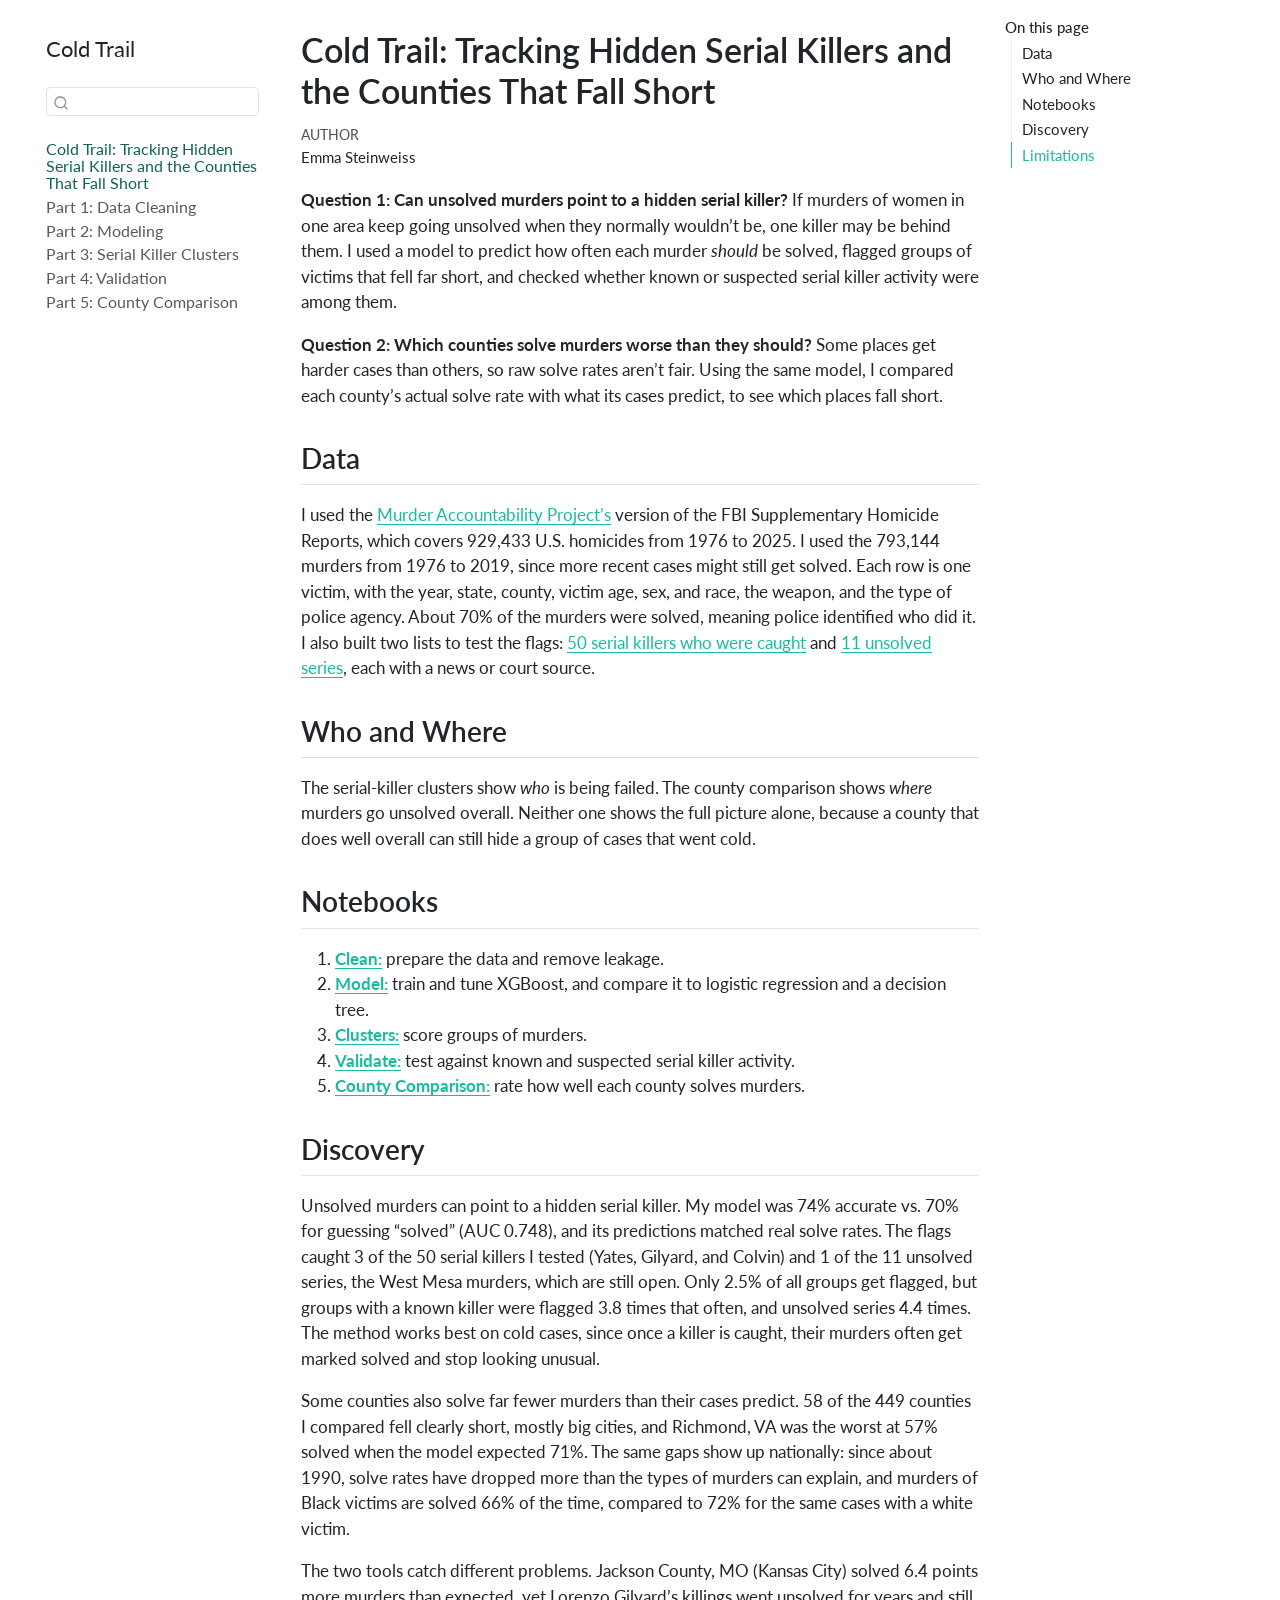
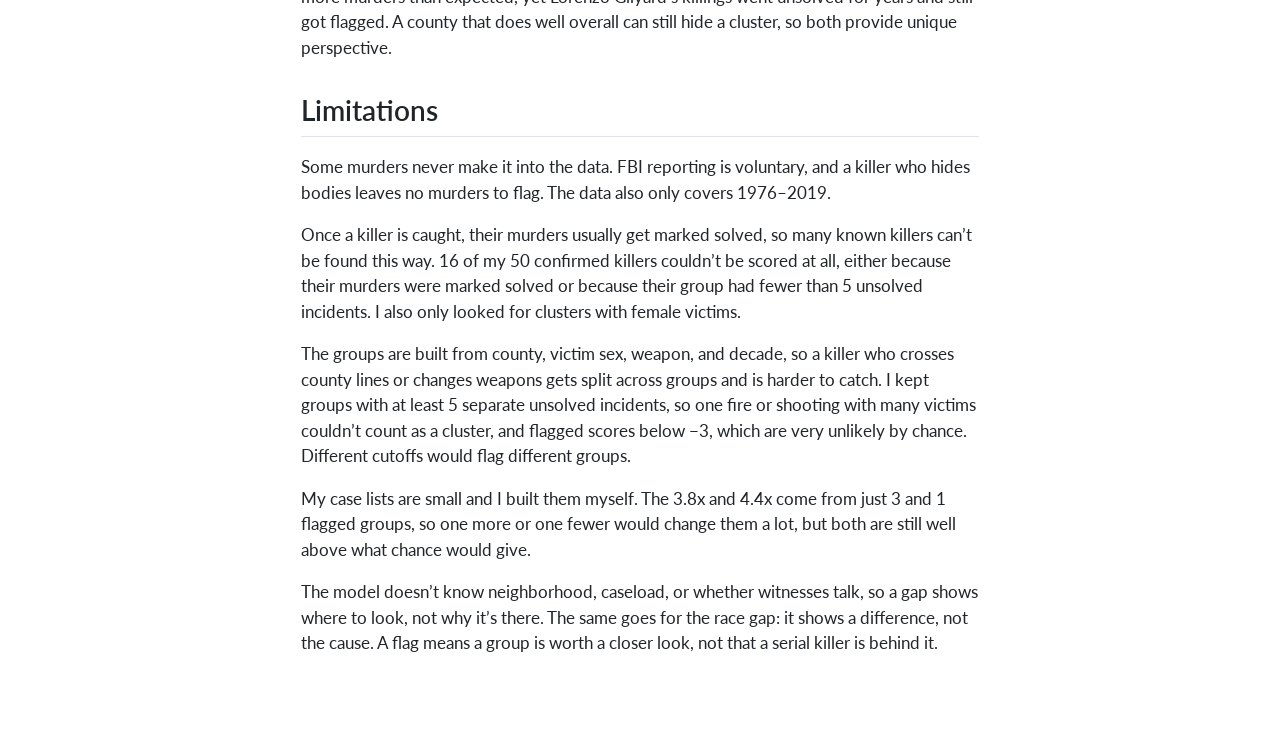
<file: index.html>
<!DOCTYPE html>
<html xmlns="http://www.w3.org/1999/xhtml" lang="en" xml:lang="en"><head>

<meta charset="utf-8">
<meta name="generator" content="quarto-1.10.19">

<meta name="viewport" content="width=device-width, initial-scale=1.0, user-scalable=yes">

<meta name="author" content="Emma Steinweiss">

<title>Cold Trail: Tracking Hidden Serial Killers and the Counties That Fall Short – Cold Trail</title>
<style>
/* Default styles provided by pandoc.
** See https://pandoc.org/MANUAL.html#variables-for-html for config info.
*/
span.smallcaps{font-variant: small-caps;}
div.columns{display: flex; gap: 1.5em;}
div.column{flex: auto;}
@media screen {
div.columns{gap: min(4vw, 1.5em);}
div.column{overflow-x: auto;}
}
div.hanging-indent{margin-left: 1.5em; text-indent: -1.5em;}
ul.task-list{list-style: none;}
ul.task-list li input[type="checkbox"] {
  width: 0.8em;
  margin: 0 0.8em 0.2em -1em; /* quarto-specific, see https://github.com/quarto-dev/quarto-cli/issues/4556 */ 
  vertical-align: middle;
}
</style>


<script src="site_libs/quarto-nav/quarto-nav.js"></script>
<script src="site_libs/quarto-nav/headroom.min.js"></script>
<script src="site_libs/clipboard/clipboard.min.js"></script>
<script src="site_libs/quarto-search/autocomplete.umd.js"></script>
<script src="site_libs/quarto-search/fuse.min.js"></script>
<script src="site_libs/quarto-search/quarto-search.js"></script>
<meta name="quarto:offset" content="./">
<script src="site_libs/quarto-html/quarto.js" type="module"></script>
<script src="site_libs/quarto-html/tabsets/tabsets.js" type="module"></script>
<script src="site_libs/quarto-html/popper.min.js"></script>
<script src="site_libs/quarto-html/tippy.umd.min.js"></script>
<script src="site_libs/quarto-html/anchor.min.js"></script>
<link href="site_libs/quarto-html/tippy.css" rel="stylesheet">
<link href="site_libs/quarto-html/quarto-syntax-highlighting-940627874eaccf62d3c84b3558590d2a.css" rel="stylesheet" id="quarto-text-highlighting-styles">
<script src="site_libs/bootstrap/bootstrap.min.js"></script>
<link href="site_libs/bootstrap/bootstrap-icons.css" rel="stylesheet">
<link href="site_libs/bootstrap/bootstrap-3cd3af1e92d13984b99adbd03b402d65.min.css" rel="stylesheet" append-hash="true" id="quarto-bootstrap" data-mode="light">
<script id="quarto-search-options" type="application/json">{
  "location": "sidebar",
  "copy-button": false,
  "collapse-after": 3,
  "panel-placement": "start",
  "type": "textbox",
  "limit": 50,
  "keyboard-shortcut": [
    "f",
    "/",
    "s"
  ],
  "show-item-context": false,
  "language": {
    "search-no-results-text": "No results",
    "search-matching-documents-text": "matching documents",
    "search-copy-link-title": "Copy link to search",
    "search-hide-matches-text": "Hide additional matches",
    "search-more-match-text": "more match in this document",
    "search-more-matches-text": "more matches in this document",
    "search-clear-button-title": "Clear",
    "search-text-placeholder": "",
    "search-detached-cancel-button-title": "Cancel",
    "search-submit-button-title": "Submit",
    "search-label": "Search"
  }
}</script>


</head>

<body class="nav-sidebar floating quarto-light">

<div id="quarto-search-results"></div>
  <header id="quarto-header" class="headroom fixed-top">
  <nav class="quarto-secondary-nav">
    <div class="container-fluid d-flex">
      <button type="button" class="quarto-btn-toggle btn" data-bs-toggle="collapse" role="button" data-bs-target=".quarto-sidebar-collapse-item" aria-controls="quarto-sidebar" aria-expanded="false" aria-label="Toggle sidebar navigation" onclick="if (window.quartoToggleHeadroom) { window.quartoToggleHeadroom(); }">
        <i class="bi bi-layout-text-sidebar-reverse"></i>
      </button>
        <nav class="quarto-page-breadcrumbs" aria-label="breadcrumb"><ol class="breadcrumb"><li class="breadcrumb-item"><a href="./index.html">Cold Trail: Tracking Hidden Serial Killers and the Counties That Fall Short</a></li></ol></nav>
        <a class="flex-grow-1" role="navigation" data-bs-toggle="collapse" data-bs-target=".quarto-sidebar-collapse-item" aria-controls="quarto-sidebar" aria-expanded="false" aria-label="Toggle sidebar navigation" onclick="if (window.quartoToggleHeadroom) { window.quartoToggleHeadroom(); }">      
        </a>
      <button type="button" class="btn quarto-search-button" aria-label="Search" onclick="window.quartoOpenSearch();">
        <i class="bi bi-search"></i>
      </button>
    </div>
  </nav>
</header>
<!-- content -->
<div id="quarto-content" class="quarto-container page-columns page-rows-contents page-layout-article">
<!-- sidebar -->
  <nav id="quarto-sidebar" class="sidebar collapse collapse-horizontal quarto-sidebar-collapse-item sidebar-navigation floating overflow-auto">
    <div class="pt-lg-2 mt-2 text-left sidebar-header">
    <div class="sidebar-title mb-0 py-0">
      <a href="./">Cold Trail</a> 
    </div>
      </div>
        <div class="mt-2 flex-shrink-0 align-items-center">
        <div class="sidebar-search">
        <div id="quarto-search" class="" title="Search"></div>
        </div>
        </div>
    <div class="sidebar-menu-container"> 
    <ul class="list-unstyled mt-1">
        <li class="sidebar-item">
  <div class="sidebar-item-container"> 
  <a href="./index.html" class="sidebar-item-text sidebar-link active">
 <span class="menu-text">Cold Trail: Tracking Hidden Serial Killers and the Counties That Fall Short</span></a>
  </div>
</li>
        <li class="sidebar-item">
  <div class="sidebar-item-container"> 
  <a href="./notebooks/01_Clean.html" class="sidebar-item-text sidebar-link">
 <span class="menu-text">Part 1: Data Cleaning</span></a>
  </div>
</li>
        <li class="sidebar-item">
  <div class="sidebar-item-container"> 
  <a href="./notebooks/02_model.html" class="sidebar-item-text sidebar-link">
 <span class="menu-text">Part 2: Modeling</span></a>
  </div>
</li>
        <li class="sidebar-item">
  <div class="sidebar-item-container"> 
  <a href="./notebooks/03_Clusters.html" class="sidebar-item-text sidebar-link">
 <span class="menu-text">Part 3: Serial Killer Clusters</span></a>
  </div>
</li>
        <li class="sidebar-item">
  <div class="sidebar-item-container"> 
  <a href="./notebooks/04_Validate.html" class="sidebar-item-text sidebar-link">
 <span class="menu-text">Part 4: Validation</span></a>
  </div>
</li>
        <li class="sidebar-item">
  <div class="sidebar-item-container"> 
  <a href="./notebooks/05_ReportCard.html" class="sidebar-item-text sidebar-link">
 <span class="menu-text">Part 5: County Comparison</span></a>
  </div>
</li>
    </ul>
    </div>
</nav>
<div id="quarto-sidebar-glass" class="quarto-sidebar-collapse-item" data-bs-toggle="collapse" data-bs-target=".quarto-sidebar-collapse-item"></div>
<!-- margin-sidebar -->
    <div id="quarto-margin-sidebar" class="sidebar margin-sidebar">
        <nav id="TOC" role="doc-toc" class="toc-active">
    <h2 id="toc-title">On this page</h2>
   
  <ul>
  <li><a href="#data" id="toc-data" class="nav-link active" data-scroll-target="#data">Data</a></li>
  <li><a href="#who-and-where" id="toc-who-and-where" class="nav-link" data-scroll-target="#who-and-where">Who and Where</a></li>
  <li><a href="#notebooks" id="toc-notebooks" class="nav-link" data-scroll-target="#notebooks">Notebooks</a></li>
  <li><a href="#discovery" id="toc-discovery" class="nav-link" data-scroll-target="#discovery">Discovery</a></li>
  <li><a href="#limitations" id="toc-limitations" class="nav-link" data-scroll-target="#limitations">Limitations</a></li>
  </ul>
</nav>
    </div>
<!-- main -->
<main class="content" id="quarto-document-content">

<header id="title-block-header" class="quarto-title-block default">
<div class="quarto-title">
<h1 class="title">Cold Trail: Tracking Hidden Serial Killers and the Counties That Fall Short</h1>
</div>



<div class="quarto-title-meta">

    <div>
    <div class="quarto-title-meta-heading">Author</div>
    <div class="quarto-title-meta-contents">
             <p>Emma Steinweiss </p>
          </div>
  </div>
    
  
    
  </div>
  


</header>


<p><strong>Question 1: Can unsolved murders point to a hidden serial killer?</strong> If murders of women in one area keep going unsolved when they normally wouldn’t be, one killer may be behind them. I used a model to predict how often each murder <em>should</em> be solved, flagged groups of victims that fell far short, and checked whether known or suspected serial killer activity were among them.</p>
<p><strong>Question 2: Which counties solve murders worse than they should?</strong> Some places get harder cases than others, so raw solve rates aren’t fair. Using the same model, I compared each county’s actual solve rate with what its cases predict, to see which places fall short.</p>
<section id="data" class="level2">
<h2 class="anchored" data-anchor-id="data">Data</h2>
<p>I used the <a href="https://www.murderdata.org">Murder Accountability Project’s</a> version of the FBI Supplementary Homicide Reports, which covers 929,433 U.S. homicides from 1976 to 2025. I used the 793,144 murders from 1976 to 2019, since more recent cases might still get solved. Each row is one victim, with the year, state, county, victim age, sex, and race, the weapon, and the type of police agency. About 70% of the murders were solved, meaning police identified who did it. I also built two lists to test the flags: <a href="data/sk.csv">50 serial killers who were caught</a> and <a href="data/sk_unknown.csv">11 unsolved series</a>, each with a news or court source.</p>
</section>
<section id="who-and-where" class="level2">
<h2 class="anchored" data-anchor-id="who-and-where">Who and Where</h2>
<p>The serial-killer clusters show <em>who</em> is being failed. The county comparison shows <em>where</em> murders go unsolved overall. Neither one shows the full picture alone, because a county that does well overall can still hide a group of cases that went cold.</p>
</section>
<section id="notebooks" class="level2">
<h2 class="anchored" data-anchor-id="notebooks">Notebooks</h2>
<ol type="1">
<li><a href="./notebooks/01_Clean.html"><strong>Clean:</strong></a> prepare the data and remove leakage.</li>
<li><a href="./notebooks/02_model.html"><strong>Model:</strong></a> train and tune XGBoost, and compare it to logistic regression and a decision tree.</li>
<li><a href="./notebooks/03_Clusters.html"><strong>Clusters:</strong></a> score groups of murders.</li>
<li><a href="./notebooks/04_Validate.html"><strong>Validate:</strong></a> test against known and suspected serial killer activity.</li>
<li><a href="./notebooks/05_ReportCard.html"><strong>County Comparison:</strong></a> rate how well each county solves murders.</li>
</ol>
</section>
<section id="discovery" class="level2">
<h2 class="anchored" data-anchor-id="discovery">Discovery</h2>
<p>Unsolved murders can point to a hidden serial killer. My model was 74% accurate vs.&nbsp;70% for guessing “solved” (AUC 0.748), and its predictions matched real solve rates. The flags caught 3 of the 50 serial killers I tested (Yates, Gilyard, and Colvin) and 1 of the 11 unsolved series, the West Mesa murders, which are still open. Only 2.5% of all groups get flagged, but groups with a known killer were flagged 3.8 times that often, and unsolved series 4.4 times. The method works best on cold cases, since once a killer is caught, their murders often get marked solved and stop looking unusual.</p>
<p>Some counties also solve far fewer murders than their cases predict. 58 of the 449 counties I compared fell clearly short, mostly big cities, and Richmond, VA was the worst at 57% solved when the model expected 71%. The same gaps show up nationally: since about 1990, solve rates have dropped more than the types of murders can explain, and murders of Black victims are solved 66% of the time, compared to 72% for the same cases with a white victim.</p>
<p>The two tools catch different problems. Jackson County, MO (Kansas City) solved 6.4 points more murders than expected, yet Lorenzo Gilyard’s killings went unsolved for years and still got flagged. A county that does well overall can still hide a cluster, so both provide unique perspective.</p>
</section>
<section id="limitations" class="level2">
<h2 class="anchored" data-anchor-id="limitations">Limitations</h2>
<p>Some murders never make it into the data. FBI reporting is voluntary, and a killer who hides bodies leaves no murders to flag. The data also only covers 1976–2019.</p>
<p>Once a killer is caught, their murders usually get marked solved, so many known killers can’t be found this way. 16 of my 50 confirmed killers couldn’t be scored at all, either because their murders were marked solved or because their group had fewer than 5 unsolved incidents. I also only looked for clusters with female victims.</p>
<p>The groups are built from county, victim sex, weapon, and decade, so a killer who crosses county lines or changes weapons gets split across groups and is harder to catch. I kept groups with at least 5 separate unsolved incidents, so one fire or shooting with many victims couldn’t count as a cluster, and flagged scores below −3, which are very unlikely by chance. Different cutoffs would flag different groups.</p>
<p>My case lists are small and I built them myself. The 3.8x and 4.4x come from just 3 and 1 flagged groups, so one more or one fewer would change them a lot, but both are still well above what chance would give.</p>
<p>The model doesn’t know neighborhood, caseload, or whether witnesses talk, so a gap shows where to look, not why it’s there. The same goes for the race gap: it shows a difference, not the cause. A flag means a group is worth a closer look, not that a serial killer is behind it.</p>


</section>

</main> <!-- /main -->
<script id="quarto-html-after-body" type="application/javascript">
  window.document.addEventListener("DOMContentLoaded", function (event) {
    const icon = "";
    const anchorJS = new window.AnchorJS();
    anchorJS.options = {
      placement: 'right',
      icon: icon
    };
    anchorJS.add('.anchored');
    const isCodeAnnotation = (el) => {
      for (const clz of el.classList) {
        if (clz.startsWith('code-annotation-')) {                     
          return true;
        }
      }
      return false;
    }
    const onCopySuccess = function(e) {
      // button target
      const button = e.trigger;
      // don't keep focus
      button.blur();
      // flash "checked"
      button.classList.add('code-copy-button-checked');
      var currentTitle = button.getAttribute("title");
      button.setAttribute("title", "Copied!");
      let tooltip;
      if (window.bootstrap) {
        button.setAttribute("data-bs-toggle", "tooltip");
        button.setAttribute("data-bs-placement", "left");
        button.setAttribute("data-bs-title", "Copied!");
        tooltip = new bootstrap.Tooltip(button, 
          { trigger: "manual", 
            customClass: "code-copy-button-tooltip",
            offset: [0, -8]});
        tooltip.show();    
      }
      setTimeout(function() {
        if (tooltip) {
          tooltip.hide();
          button.removeAttribute("data-bs-title");
          button.removeAttribute("data-bs-toggle");
          button.removeAttribute("data-bs-placement");
        }
        button.setAttribute("title", currentTitle);
        button.classList.remove('code-copy-button-checked');
      }, 1000);
      // clear code selection
      e.clearSelection();
    }
    const getTextToCopy = function(trigger) {
      const outerScaffold = trigger.parentElement.cloneNode(true);
      const codeEl = outerScaffold.querySelector('code');
      for (const childEl of codeEl.children) {
        if (isCodeAnnotation(childEl)) {
          childEl.remove();
        }
      }
      return codeEl.innerText;
    }
    const clipboard = new window.ClipboardJS('.code-copy-button:not([data-in-quarto-modal])', {
      text: getTextToCopy
    });
    clipboard.on('success', onCopySuccess);
    if (window.document.getElementById('quarto-embedded-source-code-modal')) {
      const clipboardModal = new window.ClipboardJS('.code-copy-button[data-in-quarto-modal]', {
        text: getTextToCopy,
        container: window.document.getElementById('quarto-embedded-source-code-modal')
      });
      clipboardModal.on('success', onCopySuccess);
    }
      var localhostRegex = new RegExp(/^(?:http|https):\/\/localhost\:?[0-9]*\//);
      var mailtoRegex = new RegExp(/^mailto:/);
        var filterRegex = new RegExp("https:\/\/esteinweiss\.github\.io\/xgboost-serial-killer-detection\/");
      var isInternal = (href) => {
          return filterRegex.test(href) || localhostRegex.test(href) || mailtoRegex.test(href);
      }
      // Inspect non-navigation links and adorn them if external
     var links = window.document.querySelectorAll('a[href]:not(.nav-link):not(.navbar-brand):not(.toc-action):not(.sidebar-link):not(.sidebar-item-toggle):not(.pagination-link):not(.no-external):not([aria-hidden]):not(.dropdown-item):not(.quarto-navigation-tool):not(.about-link)');
      for (var i=0; i<links.length; i++) {
        const link = links[i];
        if (!isInternal(link.href)) {
          // undo the damage that might have been done by quarto-nav.js in the case of
          // links that we want to consider external
          if (link.dataset.originalHref !== undefined) {
            link.href = link.dataset.originalHref;
          }
        }
      }
    function tippyHover(el, contentFn, onTriggerFn, onUntriggerFn) {
      const config = {
        allowHTML: true,
        maxWidth: 500,
        delay: 100,
        arrow: false,
        appendTo: function(el) {
            return el.parentElement;
        },
        interactive: true,
        interactiveBorder: 10,
        theme: 'quarto',
        placement: 'bottom-start',
      };
      if (contentFn) {
        config.content = contentFn;
      }
      if (onTriggerFn) {
        config.onTrigger = onTriggerFn;
      }
      if (onUntriggerFn) {
        config.onUntrigger = onUntriggerFn;
      }
      window.tippy(el, config); 
    }
    const noterefs = window.document.querySelectorAll('a[role="doc-noteref"]');
    for (var i=0; i<noterefs.length; i++) {
      const ref = noterefs[i];
      tippyHover(ref, function() {
        // use id or data attribute instead here
        let href = ref.getAttribute('data-footnote-href') || ref.getAttribute('href');
        try { href = new URL(href).hash; } catch {}
        const id = href.replace(/^#\/?/, "");
        const note = window.document.getElementById(id);
        if (note) {
          return note.innerHTML;
        } else {
          return "";
        }
      });
    }
    const xrefs = window.document.querySelectorAll('a.quarto-xref');
    const processXRef = (id, note) => {
      // Strip column container classes
      const stripColumnClz = (el) => {
        el.classList.remove("page-full", "page-columns");
        if (el.children) {
          for (const child of el.children) {
            stripColumnClz(child);
          }
        }
      }
      stripColumnClz(note)
      if (id === null || id.startsWith('sec-')) {
        // Special case sections, only their first couple elements
        const container = document.createElement("div");
        if (note.children && note.children.length > 2) {
          container.appendChild(note.children[0].cloneNode(true));
          for (let i = 1; i < note.children.length; i++) {
            const child = note.children[i];
            if (child.tagName === "P" && child.innerText === "") {
              continue;
            } else {
              container.appendChild(child.cloneNode(true));
              break;
            }
          }
          if (window.Quarto?.typesetMath) {
            window.Quarto.typesetMath(container);
          }
          return container.innerHTML
        } else {
          if (window.Quarto?.typesetMath) {
            window.Quarto.typesetMath(note);
          }
          return note.innerHTML;
        }
      } else {
        // Remove any anchor links if they are present
        const anchorLink = note.querySelector('a.anchorjs-link');
        if (anchorLink) {
          anchorLink.remove();
        }
        if (window.Quarto?.typesetMath) {
          window.Quarto.typesetMath(note);
        }
        if (note.classList.contains("callout")) {
          return note.outerHTML;
        } else {
          return note.innerHTML;
        }
      }
    }
    for (var i=0; i<xrefs.length; i++) {
      const xref = xrefs[i];
      tippyHover(xref, undefined, function(instance) {
        instance.disable();
        let url = xref.getAttribute('href');
        let hash = undefined; 
        if (url.startsWith('#')) {
          hash = url;
        } else {
          try { hash = new URL(url).hash; } catch {}
        }
        if (hash) {
          const id = hash.replace(/^#\/?/, "");
          const note = window.document.getElementById(id);
          if (note !== null) {
            try {
              const html = processXRef(id, note.cloneNode(true));
              instance.setContent(html);
            } finally {
              instance.enable();
              instance.show();
            }
          } else {
            // See if we can fetch this
            fetch(url.split('#')[0])
            .then(res => res.text())
            .then(html => {
              const parser = new DOMParser();
              const htmlDoc = parser.parseFromString(html, "text/html");
              const note = htmlDoc.getElementById(id);
              if (note !== null) {
                const html = processXRef(id, note);
                instance.setContent(html);
              } 
            }).finally(() => {
              instance.enable();
              instance.show();
            });
          }
        } else {
          // See if we can fetch a full url (with no hash to target)
          // This is a special case and we should probably do some content thinning / targeting
          fetch(url)
          .then(res => res.text())
          .then(html => {
            const parser = new DOMParser();
            const htmlDoc = parser.parseFromString(html, "text/html");
            const note = htmlDoc.querySelector('main.content');
            if (note !== null) {
              // This should only happen for chapter cross references
              // (since there is no id in the URL)
              // remove the first header
              if (note.children.length > 0 && note.children[0].tagName === "HEADER") {
                note.children[0].remove();
              }
              const html = processXRef(null, note);
              instance.setContent(html);
            } 
          }).finally(() => {
            instance.enable();
            instance.show();
          });
        }
      }, function(instance) {
      });
    }
        let selectedAnnoteEl;
        const selectorForAnnotation = ( cell, annotation) => {
          let cellAttr = 'data-code-cell="' + cell + '"';
          let lineAttr = 'data-code-annotation="' +  annotation + '"';
          const selector = 'span[' + cellAttr + '][' + lineAttr + ']';
          return selector;
        }
        const selectCodeLines = (annoteEl) => {
          const doc = window.document;
          const targetCell = annoteEl.getAttribute("data-target-cell");
          const targetAnnotation = annoteEl.getAttribute("data-target-annotation");
          const annoteSpan = window.document.querySelector(selectorForAnnotation(targetCell, targetAnnotation));
          const lines = annoteSpan.getAttribute("data-code-lines").split(",");
          const lineIds = lines.map((line) => {
            return targetCell + "-" + line;
          })
          let top = null;
          let height = null;
          let parent = null;
          if (lineIds.length > 0) {
              //compute the position of the single el (top and bottom and make a div)
              const el = window.document.getElementById(lineIds[0]);
              top = el.offsetTop;
              height = el.offsetHeight;
              parent = el.parentElement.parentElement;
            if (lineIds.length > 1) {
              const lastEl = window.document.getElementById(lineIds[lineIds.length - 1]);
              const bottom = lastEl.offsetTop + lastEl.offsetHeight;
              height = bottom - top;
            }
            if (top !== null && height !== null && parent !== null) {
              // cook up a div (if necessary) and position it 
              let div = window.document.getElementById("code-annotation-line-highlight");
              if (div === null) {
                div = window.document.createElement("div");
                div.setAttribute("id", "code-annotation-line-highlight");
                div.style.position = 'absolute';
                parent.appendChild(div);
              }
              div.style.top = top - 2 + "px";
              div.style.height = height + 4 + "px";
              div.style.left = 0;
              let gutterDiv = window.document.getElementById("code-annotation-line-highlight-gutter");
              if (gutterDiv === null) {
                gutterDiv = window.document.createElement("div");
                gutterDiv.setAttribute("id", "code-annotation-line-highlight-gutter");
                gutterDiv.style.position = 'absolute';
                const codeCell = window.document.getElementById(targetCell);
                const gutter = codeCell.querySelector('.code-annotation-gutter');
                gutter.appendChild(gutterDiv);
              }
              gutterDiv.style.top = top - 2 + "px";
              gutterDiv.style.height = height + 4 + "px";
            }
            selectedAnnoteEl = annoteEl;
          }
        };
        const unselectCodeLines = () => {
          const elementsIds = ["code-annotation-line-highlight", "code-annotation-line-highlight-gutter"];
          elementsIds.forEach((elId) => {
            const div = window.document.getElementById(elId);
            if (div) {
              div.remove();
            }
          });
          selectedAnnoteEl = undefined;
        };
          // Handle positioning of the toggle
      window.addEventListener(
        "resize",
        throttle(() => {
          elRect = undefined;
          if (selectedAnnoteEl) {
            selectCodeLines(selectedAnnoteEl);
          }
        }, 10)
      );
      function throttle(fn, ms) {
      let throttle = false;
      let timer;
        return (...args) => {
          if(!throttle) { // first call gets through
              fn.apply(this, args);
              throttle = true;
          } else { // all the others get throttled
              if(timer) clearTimeout(timer); // cancel #2
              timer = setTimeout(() => {
                fn.apply(this, args);
                timer = throttle = false;
              }, ms);
          }
        };
      }
        // Attach click handler to the DT
        const annoteDls = window.document.querySelectorAll('dt[data-target-cell]');
        for (const annoteDlNode of annoteDls) {
          annoteDlNode.addEventListener('click', (event) => {
            const clickedEl = event.target;
            if (clickedEl !== selectedAnnoteEl) {
              unselectCodeLines();
              const activeEl = window.document.querySelector('dt[data-target-cell].code-annotation-active');
              if (activeEl) {
                activeEl.classList.remove('code-annotation-active');
              }
              selectCodeLines(clickedEl);
              clickedEl.classList.add('code-annotation-active');
            } else {
              // Unselect the line
              unselectCodeLines();
              clickedEl.classList.remove('code-annotation-active');
            }
          });
        }
    const findCites = (el) => {
      const parentEl = el.parentElement;
      if (parentEl) {
        const cites = parentEl.dataset.cites;
        if (cites) {
          return {
            el,
            cites: cites.split(' ')
          };
        } else {
          return findCites(el.parentElement)
        }
      } else {
        return undefined;
      }
    };
    var bibliorefs = window.document.querySelectorAll('a[role="doc-biblioref"]');
    for (var i=0; i<bibliorefs.length; i++) {
      const ref = bibliorefs[i];
      const citeInfo = findCites(ref);
      if (citeInfo) {
        tippyHover(citeInfo.el, function() {
          var popup = window.document.createElement('div');
          citeInfo.cites.forEach(function(cite) {
            var citeDiv = window.document.createElement('div');
            citeDiv.classList.add('hanging-indent');
            citeDiv.classList.add('csl-entry');
            var biblioDiv = window.document.getElementById('ref-' + cite);
            if (biblioDiv) {
              citeDiv.innerHTML = biblioDiv.innerHTML;
            }
            popup.appendChild(citeDiv);
          });
          return popup.innerHTML;
        });
      }
    }
  });
  </script>
</div> <!-- /content -->




</body></html>
</file>
<file: site_libs/quarto-html/tippy.css>
.tippy-box[data-animation=fade][data-state=hidden]{opacity:0}[data-tippy-root]{max-width:calc(100vw - 10px)}.tippy-box{position:relative;background-color:#333;color:#fff;border-radius:4px;font-size:14px;line-height:1.4;white-space:normal;outline:0;transition-property:transform,visibility,opacity}.tippy-box[data-placement^=top]>.tippy-arrow{bottom:0}.tippy-box[data-placement^=top]>.tippy-arrow:before{bottom:-7px;left:0;border-width:8px 8px 0;border-top-color:initial;transform-origin:center top}.tippy-box[data-placement^=bottom]>.tippy-arrow{top:0}.tippy-box[data-placement^=bottom]>.tippy-arrow:before{top:-7px;left:0;border-width:0 8px 8px;border-bottom-color:initial;transform-origin:center bottom}.tippy-box[data-placement^=left]>.tippy-arrow{right:0}.tippy-box[data-placement^=left]>.tippy-arrow:before{border-width:8px 0 8px 8px;border-left-color:initial;right:-7px;transform-origin:center left}.tippy-box[data-placement^=right]>.tippy-arrow{left:0}.tippy-box[data-placement^=right]>.tippy-arrow:before{left:-7px;border-width:8px 8px 8px 0;border-right-color:initial;transform-origin:center right}.tippy-box[data-inertia][data-state=visible]{transition-timing-function:cubic-bezier(.54,1.5,.38,1.11)}.tippy-arrow{width:16px;height:16px;color:#333}.tippy-arrow:before{content:"";position:absolute;border-color:transparent;border-style:solid}.tippy-content{position:relative;padding:5px 9px;z-index:1}
</file>
<file: site_libs/quarto-html/quarto-syntax-highlighting-940627874eaccf62d3c84b3558590d2a.css>
/* quarto syntax highlight colors */
:root {
  --quarto-hl-al-color: #f7768e;
  --quarto-hl-an-color: #565f89;
  --quarto-hl-at-color: #73daca;
  --quarto-hl-bn-color: #ff9e64;
  --quarto-hl-bu-color: #2ac3de;
  --quarto-hl-cf-color: #bb9af7;
  --quarto-hl-ch-color: #9ece6a;
  --quarto-hl-cn-color: #ff9e64;
  --quarto-hl-co-color: #565f89;
  --quarto-hl-cv-color: #565f89;
  --quarto-hl-do-color: #565f89;
  --quarto-hl-dt-color: #2ac3de;
  --quarto-hl-dv-color: #ff9e64;
  --quarto-hl-er-color: #f7768e;
  --quarto-hl-ex-color: #7aa2f7;
  --quarto-hl-fl-color: #ff9e64;
  --quarto-hl-fu-color: #7aa2f7;
  --quarto-hl-im-color: #7dcfff;
  --quarto-hl-in-color: #565f89;
  --quarto-hl-kw-color: #bb9af7;
  --quarto-hl-op-color: #89ddff;
  --quarto-hl-ot-color: #73daca;
  --quarto-hl-pp-color: #7dcfff;
  --quarto-hl-sc-color: #89ddff;
  --quarto-hl-ss-color: #9ece6a;
  --quarto-hl-st-color: #9ece6a;
  --quarto-hl-va-color: #c0caf5;
  --quarto-hl-vs-color: #9ece6a;
  --quarto-hl-wa-color: #e0af68;
}

/* other quarto variables */
:root {
  --quarto-font-monospace: SFMono-Regular, Menlo, Monaco, Consolas, "Liberation Mono", "Courier New", monospace;
}

/* syntax highlight based on Pandoc's rules */
pre > code.sourceCode > span {
  color: #c0caf5;
  font-style: inherit;
}

code.sourceCode > span {
  color: #c0caf5;
  font-style: inherit;
}

div.sourceCode,
div.sourceCode pre.sourceCode {
  color: #c0caf5;
  font-style: inherit;
}

/* Normal */
code span {
  color: #c0caf5;
  font-style: inherit;
}

/* Alert */
code span.al {
  color: #f7768e;
  font-weight: bold;
  font-style: inherit;
}

/* Annotation */
code span.an {
  color: #565f89;
  font-style: italic;
}

/* Attribute */
code span.at {
  color: #73daca;
  font-style: inherit;
}

/* BaseN */
code span.bn {
  color: #ff9e64;
  font-style: inherit;
}

/* BuiltIn */
code span.bu {
  color: #2ac3de;
  font-style: inherit;
}

/* ControlFlow */
code span.cf {
  color: #bb9af7;
  font-style: inherit;
}

/* Char */
code span.ch {
  color: #9ece6a;
  font-style: inherit;
}

/* Constant */
code span.cn {
  color: #ff9e64;
  font-style: inherit;
}

/* Comment */
code span.co {
  color: #565f89;
  font-style: italic;
}

/* CommentVar */
code span.cv {
  color: #565f89;
  font-style: italic;
}

/* Documentation */
code span.do {
  color: #565f89;
  font-style: italic;
}

/* DataType */
code span.dt {
  color: #2ac3de;
  font-style: inherit;
}

/* DecVal */
code span.dv {
  color: #ff9e64;
  font-style: inherit;
}

/* Error */
code span.er {
  color: #f7768e;
  font-style: inherit;
  text-decoration: underline;
}

/* Extension */
code span.ex {
  color: #7aa2f7;
  font-style: inherit;
}

/* Float */
code span.fl {
  color: #ff9e64;
  font-style: inherit;
}

/* Function */
code span.fu {
  color: #7aa2f7;
  font-style: inherit;
}

/* Import */
code span.im {
  color: #7dcfff;
  font-style: inherit;
}

/* Information */
code span.in {
  color: #565f89;
  font-style: italic;
}

/* Keyword */
code span.kw {
  color: #bb9af7;
  font-style: inherit;
}

/* Operator */
code span.op {
  color: #89ddff;
  font-style: inherit;
}

/* Other */
code span.ot {
  color: #73daca;
  font-style: inherit;
}

/* Preprocessor */
code span.pp {
  color: #7dcfff;
  font-style: inherit;
}

/* SpecialChar */
code span.sc {
  color: #89ddff;
  font-style: inherit;
}

/* SpecialString */
code span.ss {
  color: #9ece6a;
  font-style: inherit;
}

/* String */
code span.st {
  color: #9ece6a;
  font-style: inherit;
}

/* Variable */
code span.va {
  color: #c0caf5;
  font-style: inherit;
}

/* VerbatimString */
code span.vs {
  color: #9ece6a;
  font-style: inherit;
}

/* Warning */
code span.wa {
  color: #e0af68;
  font-style: italic;
}

.prevent-inlining {
  content: "</";
}

/*# sourceMappingURL=d19ce225964dbea25d695e0a3a9cabba.css.map */
</file>
